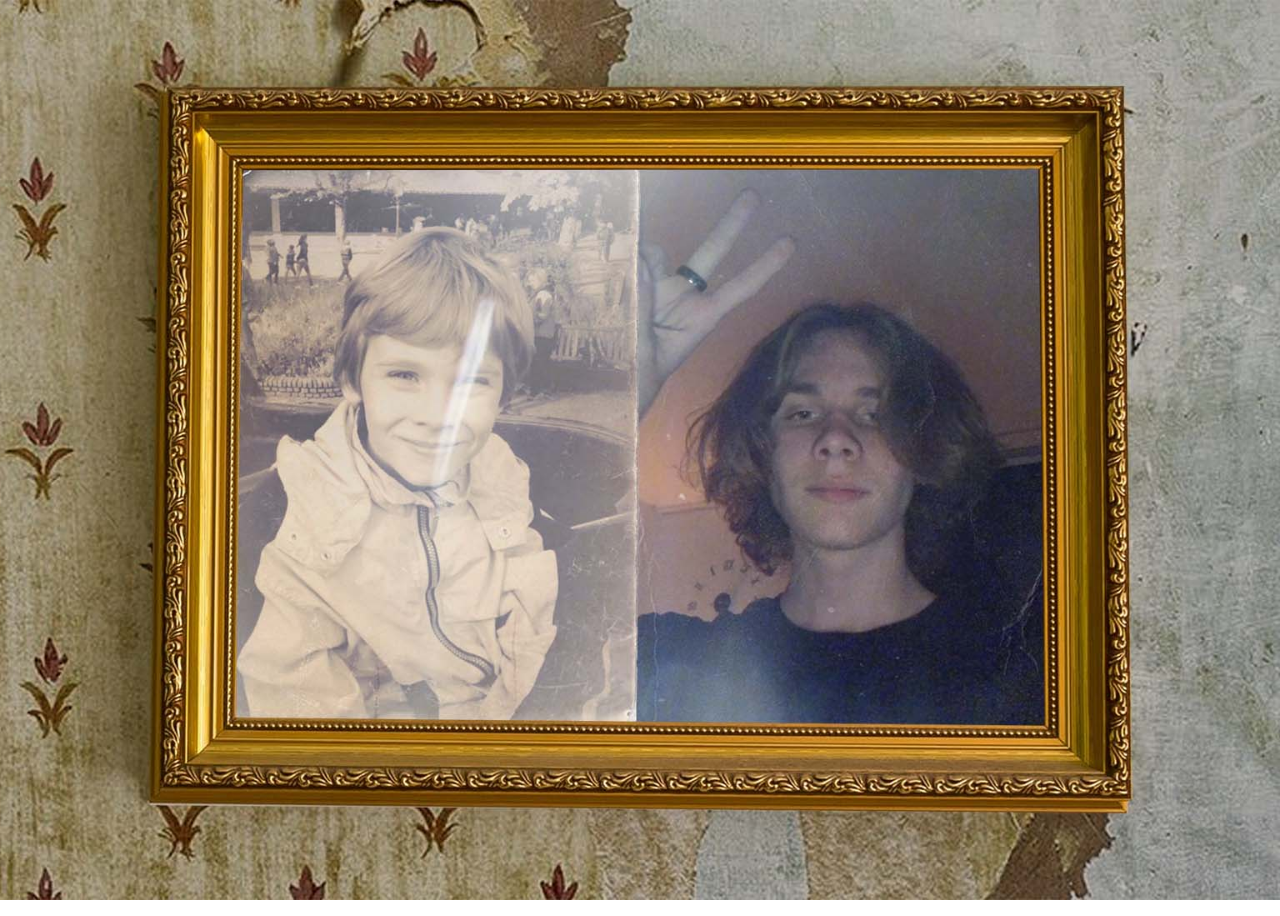
<file: challenge - interactief zelfportret/root/index.html>
<!DOCTYPE html>
<html lang="nl">
    <head>
        <title>Dinand Rijnaars: Vroeger & Nu</title>
        <meta charset="UTF-8">
        <meta name="description" content="Interactief Zelfportret: Hoofdpagina">
        <meta name="keywords" content="interactief zelfportret, zelfportret, interactief, Dinand Rijnaars">
        <meta name="author" content="Dinand Rijnaars">
        <meta name="viewport" content="width=device-width, initial-scale=1.0">
        <link rel="stylesheet" type="text/css" href="css/styles.css">
    </head>
    <body class="hoofdpagina">
        <div class="fullscreen">
            <a href="submenu_vroeger.html" class="vroeger"></a>
            <a href="submenu_nu.html" class="nu"></a>
        </div>
    </body>
</html>
</file>
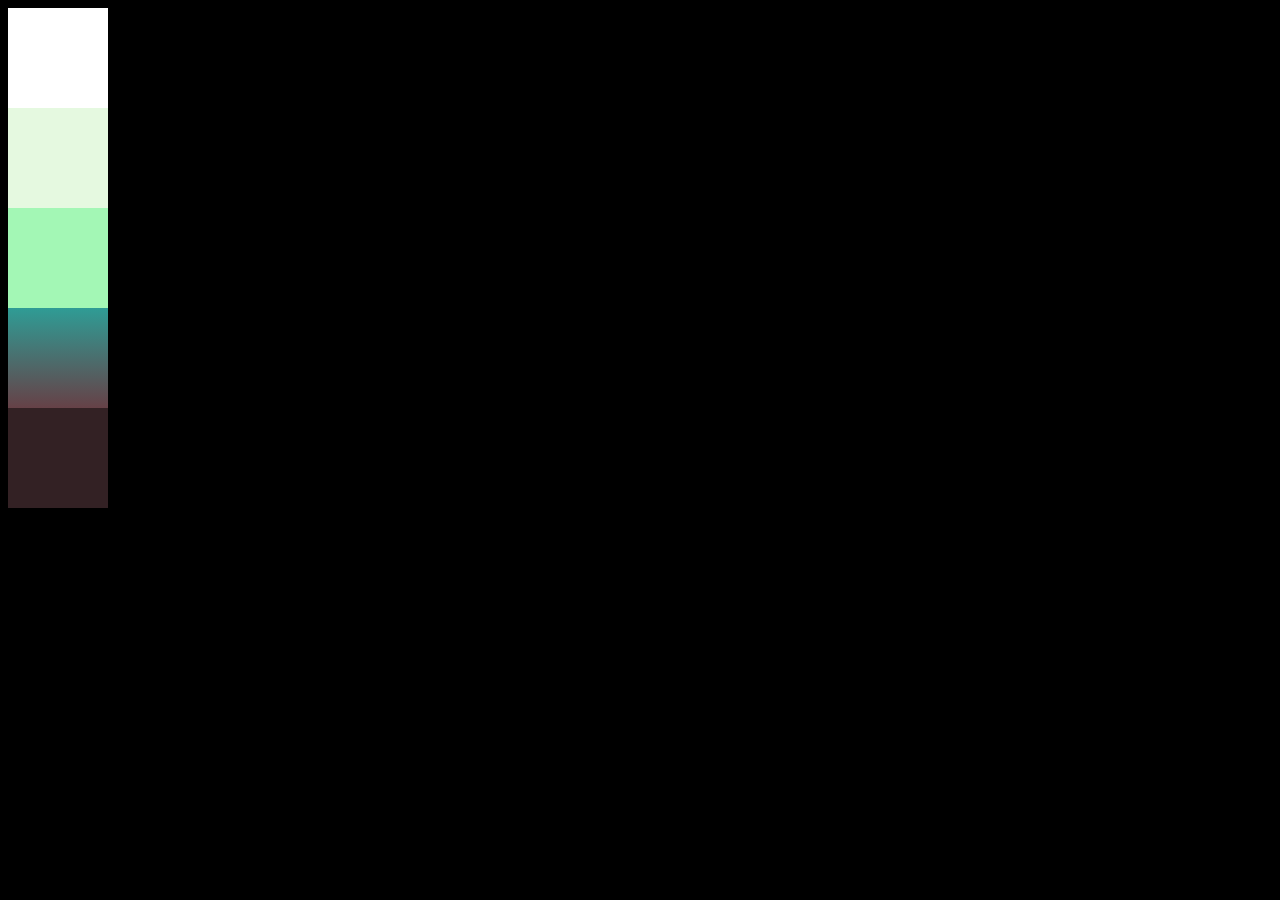
<file: opdracht 4 - webkleuren/root/index.html>
<!DOCTYPE html>
<html lang="nl">
    <head>
        <title>Webkleuren</title>
        <meta charset="UTF-8">
        <meta name="description" content="Webkleuren">
        <meta name="keywords" content="Webcolors, Webkleuren, Colors, Kleuren">
        <meta name="author" content="Dinand Rijnaars">
        <meta name="viewport" content="width=device-width, initial-scale=1.0">
        <link rel="stylesheet" type="text/css" href="css/styles.css">
    </head>
    <body>
        <div class="White"></div>
        <div class="Nyanza"></div>
        <div class="GrannySmithApple"></div>
        <div class="ViridianGreenRoseEbonyGradient"></div>
        <div class="RoseEbony"></div>
    </body>
</html>
</file>
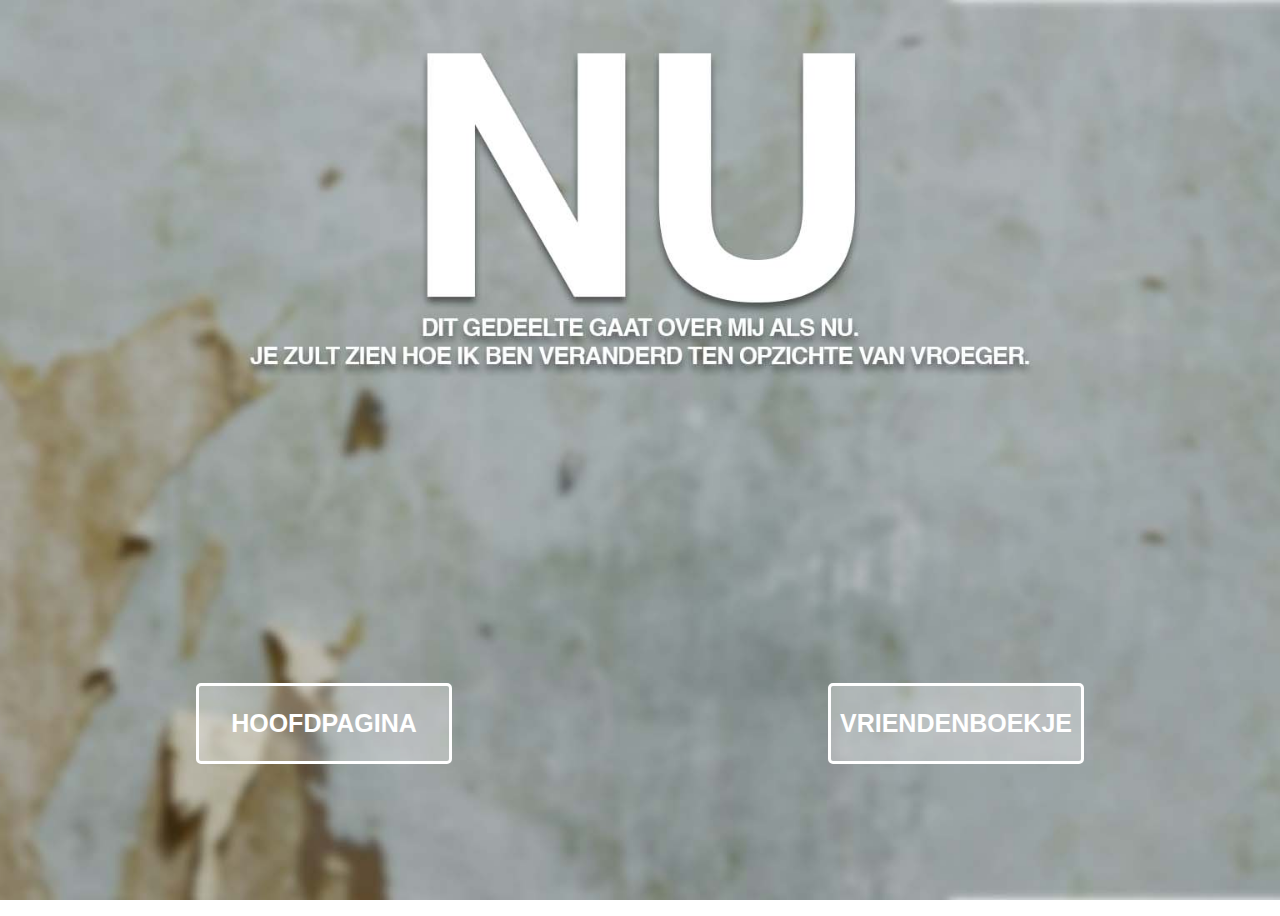
<file: challenge - interactief zelfportret/root/submenu_nu.html>
<!DOCTYPE html>
<html lang="nl">
    <head>
        <title>Dinand Rijnaars: Nu</title>
        <meta charset="UTF-8">
        <meta name="description" content="Interactief Zelfportret: Submenu Nu">
        <meta name="keywords" content="interactief zelfportret, zelfportret, interactief, Dinand Rijnaars">
        <meta name="author" content="Dinand Rijnaars">
        <meta name="viewport" content="width=device-width, initial-scale=1.0">
        <link rel="stylesheet" type="text/css" href="css/styles.css">
    </head>
    <body class="submenu_nu">
        <div class="submenu_nu_fullscreen">
            <div class="submenu_nu_left">
                <a href="index.html" class="hoofdpagina_button">HOOFDPAGINA</a> 
            </div>
            <div class="submenu_nu_right">
                <a href="vriendenboekje_nu.html" class="vriendenboekje_nu_button">VRIENDENBOEKJE</a>
            </div>
        </div>
    </body>
</file>
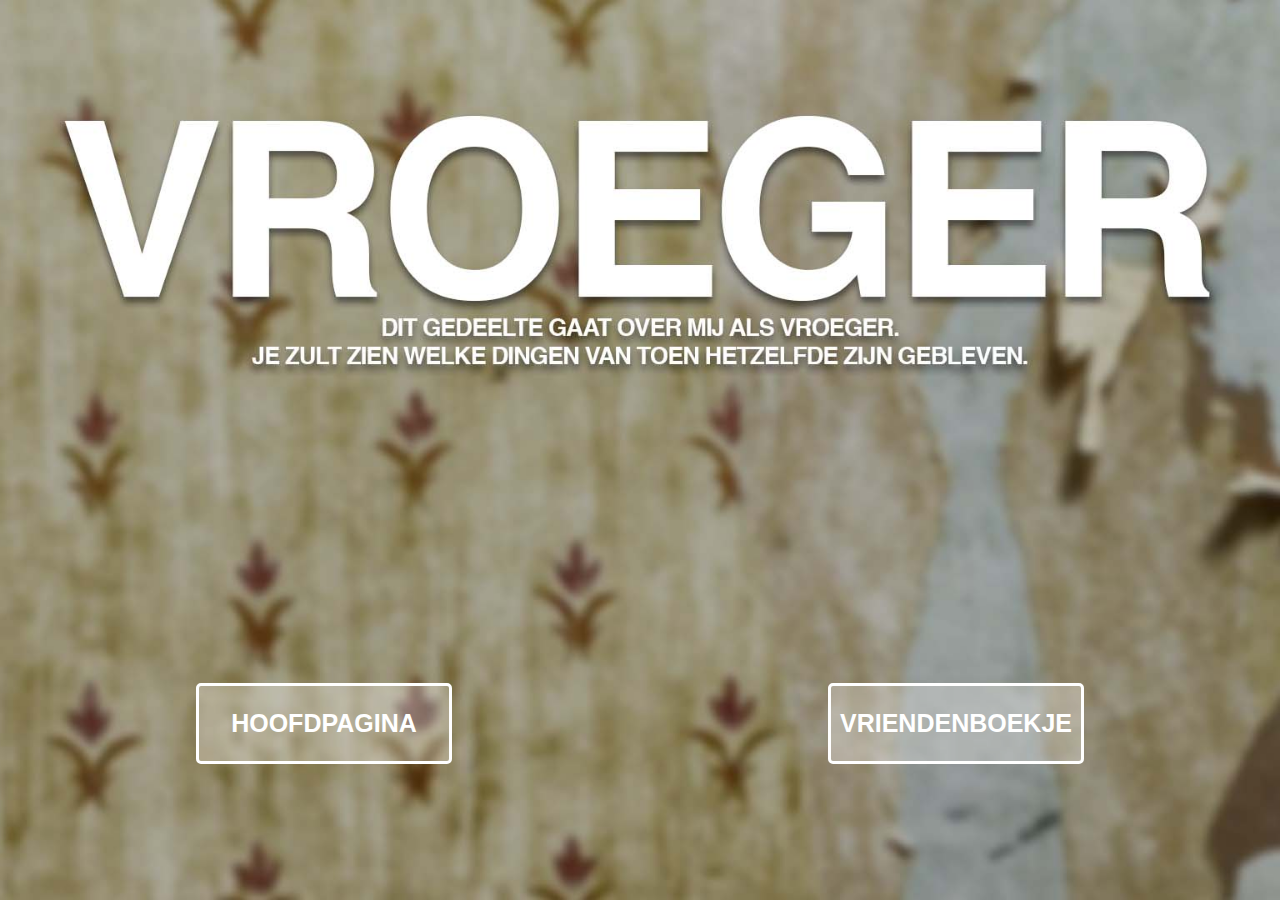
<file: challenge - interactief zelfportret/root/submenu_vroeger.html>
<!DOCTYPE html>
<html lang="nl">
    <head>
        <title>Dinand Rijnaars: Vroeger</title>
        <meta charset="UTF-8">
        <meta name="description" content="Interactief Zelfportret: Submenu Vroeger">
        <meta name="keywords" content="interactief zelfportret, zelfportret, interactief, Dinand Rijnaars">
        <meta name="author" content="Dinand Rijnaars">
        <meta name="viewport" content="width=device-width, initial-scale=1.0">
        <link rel="stylesheet" type="text/css" href="css/styles.css">
    </head>
    <body class="submenu_vroeger">
        <div class="submenu_vroeger_fullscreen">
            <div class="submenu_vroeger_left">
                <a href="index.html" class="hoofdpagina_button">HOOFDPAGINA</a> 
            </div>
            <div class="submenu_vroeger_right">
                <a href="vriendenboekje_vroeger.html" class="vriendenboekje_vroeger_button">VRIENDENBOEKJE</a>
            </div>
        </div>
    </body>
</file>
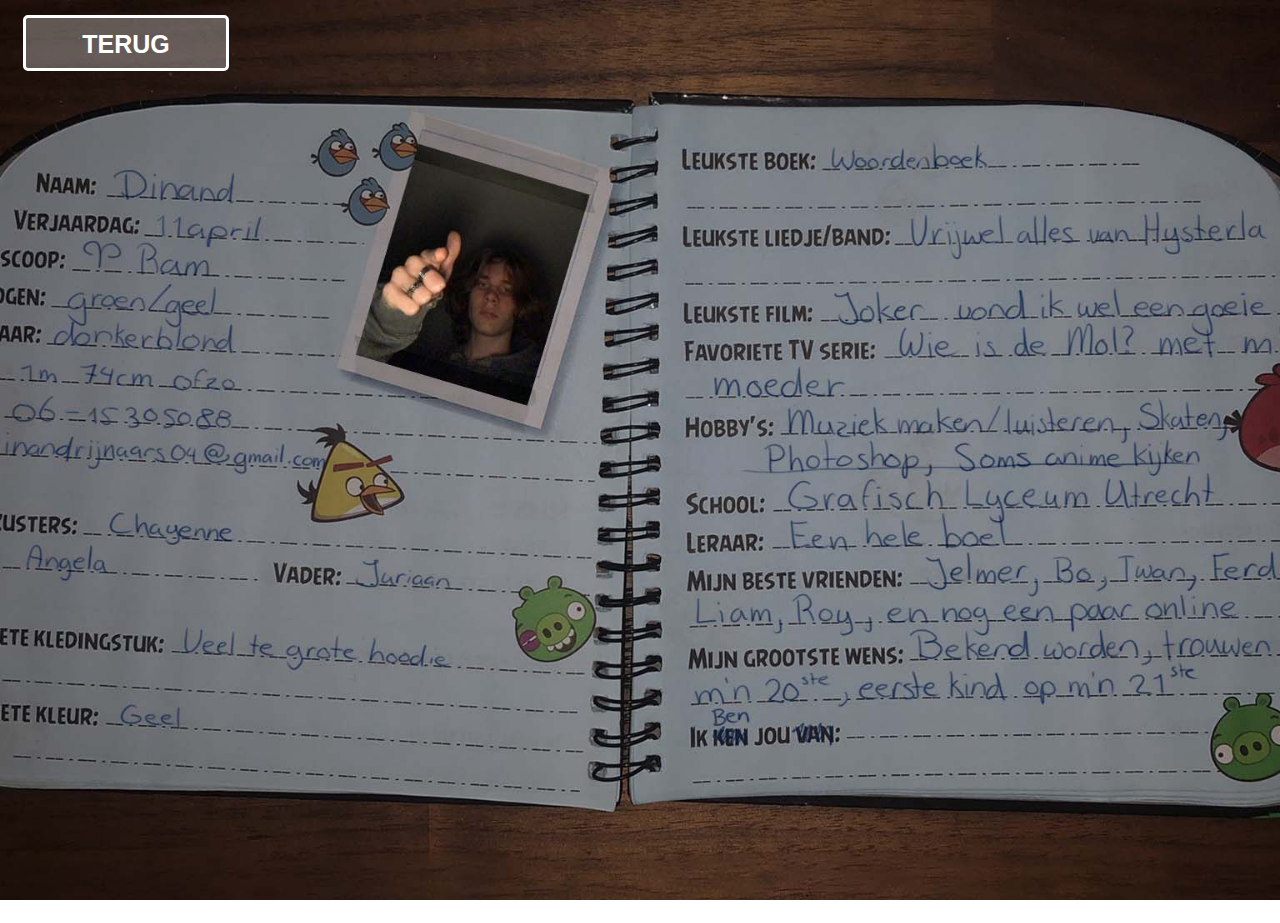
<file: challenge - interactief zelfportret/root/vriendenboekje_nu.html>
<!DOCTYPE html>
<html lang="nl">
    <head>
        <title>Dinand Rijnaars: Vriendenboekje Nu</title>
        <meta charset="UTF-8">
        <meta name="description" content="Interactief Zelfportret: Vriendenboekje Nu">
        <meta name="keywords" content="interactief zelfportret, zelfportret, interactief, Dinand Rijnaars">
        <meta name="author" content="Dinand Rijnaars">
        <meta name="viewport" content="width=device-width, initial-scale=1.0">
        <link rel="stylesheet" type="text/css" href="css/styles.css">
    </head>
    <body class="vriendenboekje_nu">
        <div class="vriendenboekje_fullscreen">
            <a href="submenu_nu.html" class="terug_button">TERUG</a>
        </div>
    </body>
</html>
</file>
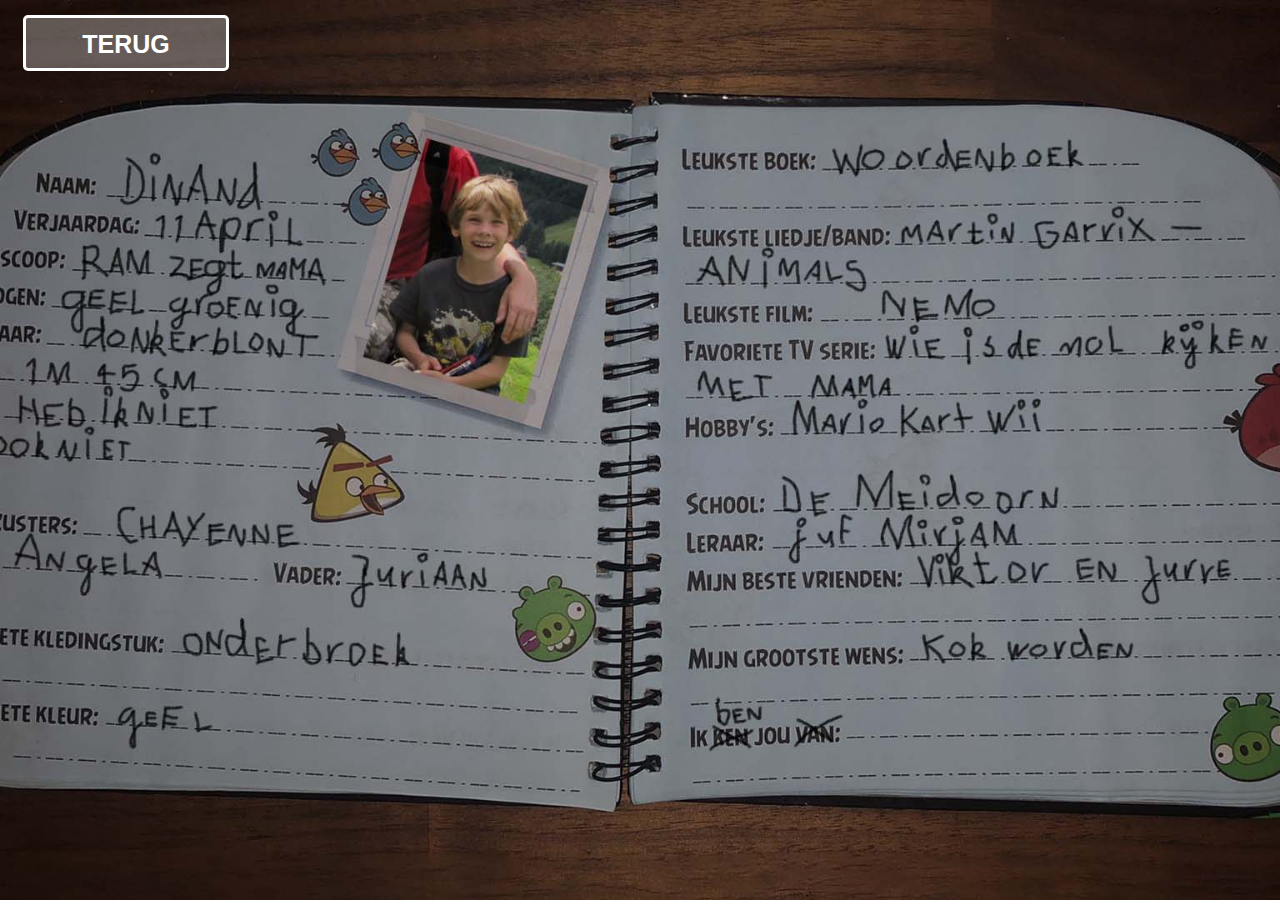
<file: challenge - interactief zelfportret/root/vriendenboekje_vroeger.html>
<!DOCTYPE html>
<html lang="nl">
    <head>
        <title>Dinand Rijnaars: Vriendenboekje Vroeger</title>
        <meta charset="UTF-8">
        <meta name="description" content="Interactief Zelfportret: Vriendenboekje Vroeger">
        <meta name="keywords" content="interactief zelfportret, zelfportret, interactief, Dinand Rijnaars">
        <meta name="author" content="Dinand Rijnaars">
        <meta name="viewport" content="width=device-width, initial-scale=1.0">
        <link rel="stylesheet" type="text/css" href="css/styles.css">
    </head>
    <body class="vriendenboekje_vroeger">
        <div class="vriendenboekje_fullscreen">
            <a href="submenu_vroeger.html" class="terug_button">TERUG</a>
        </div>
    </body>
</html>
</file>
<file: challenge - interactief zelfportret/root/css/styles.css>
/* BACKGROUNDS */

.hoofdpagina {
    background-image: url(../images/hoofdpagina.jpg);
    min-height: 100%;
    background-repeat: no-repeat;
    background-attachment: fixed;
    background-position: center;
    background-size: cover;
}
.submenu_vroeger {
    background-image: url(../images/submenu_vroeger.jpg);
    min-height: 100%;
    background-repeat: no-repeat;
    background-attachment: fixed;
    background-position: center;
    background-size: cover;
}
.submenu_nu {
    background-image: url(../images/submenu_nu.jpg);
    min-height: 100%;
    background-repeat: no-repeat;
    background-attachment: fixed;
    background-position: center;
    background-size: cover;
}
.vriendenboekje_vroeger {
    background-image: url(../images/vriendenboekje_vroeger.jpg);
    min-height: 100%;
    background-repeat: no-repeat;
    background-attachment: fixed;
    background-position: center;
    background-size: cover;
}
.vriendenboekje_nu {
    background-image: url(../images/vriendenboekje_nu.jpg);
    min-height: 100%;
    background-repeat: no-repeat;
    background-attachment: fixed;
    background-position: center;
    background-size: cover;
}

/* HOOFDPAGINA */

.fullscreen {
    width: 100%;
    height: 100vh;
}
.vroeger {
    width: 50%;
    height: 100vh;
    display: block;
    float: left;
    opacity: 0;
    transition: opacity 200ms ease 0s;
}
.vroeger:hover {
    background-color: white;
    opacity: 0.2;
}
.nu {
    width: 50%;
    height: 100vh;
    display: block;
    float: right;
    opacity: 0;
    transition: opacity 200ms ease 0s;
}
.nu:hover {
    background-color: white;
    opacity: 0.2;
}

/* SUBMENU VROEGER */

.submenu_vroeger_fullscreen {
    width: 100%;
    height: 100vh;
}
.submenu_vroeger_left {
    width: 50%;
    height: 100vh;
    float: left;
}
.submenu_vroeger_right {
    width: 50%;
    height: 100vh;
    float: right;
}

/* SUBMENU NU */

.submenu_nu_fullscreen {
    width: 100%;
    height: 100vh;
}
.submenu_nu_left {
    width: 50%;
    height: 100vh;
    float: left;
}
.submenu_nu_right {
    width: 50%;
    height: 100vh;
    float: right;
}

/* SUBMENU BUTTONS */

.hoofdpagina_button {
    position: relative; top: 75%;
    width: 250px;
    height: 75px;
    display: block;
    margin: auto;
    background-color: rgba(255, 255, 255, 0.3);
    border: 3px solid white;
    border-radius: 5px;
    color: white;
    text-align: center;
    line-height: 300%;
    text-decoration: none;
    font-family: Arial, Helvetica, sans-serif;
    font-weight: bold;
    font-size: 25px;
}
.vriendenboekje_vroeger_button {
    position: relative; top: 75%;
    width: 250px;
    height: 75px;
    display: block;
    margin: auto;
    background-color: rgba(255, 255, 255, 0.3);
    border: 3px solid white;
    border-radius: 5px;
    color: white;
    text-align: center;
    line-height: 300%;
    text-decoration: none;
    font-family: Arial, Helvetica, sans-serif;
    font-weight: bold;
    font-size: 25px;
}
.vriendenboekje_nu_button {
    position: relative; top: 75%;
    width: 250px;
    height: 75px;
    display: block;
    margin: auto;
    background-color: rgba(255, 255, 255, 0.3);
    border: 3px solid white;
    border-radius: 5px;
    color: white;
    text-align: center;
    line-height: 300%;
    text-decoration: none;
    font-family: Arial, Helvetica, sans-serif;
    font-weight: bold;
    font-size: 25px;
}

/* VRIENDENBOEKJE */

.vriendenboekje_fullscreen {
    width: 100%;
    height: 100vh;
}
.terug_button {
    position: relative; top: 0%;
    margin-top: 15px;
    margin-left: 15px;
    width: 200px;
    height: 50px;
    display: block;
    background-color: rgba(255, 255, 255, 0.3);
    border: 3px solid white;
    border-radius: 5px;
    color: white;
    text-align: center;
    line-height: 210%;
    text-decoration: none;
    font-family: Arial, Helvetica, sans-serif;
    font-weight: bold;
    font-size: 25px;
}
</file>
<file: opdracht 4 - webkleuren/root/css/styles.css>
body {
    background-color: black;
}
div {
    width: 100px;
    height: 100px;
}
.White {
    background-color: white;
}
.Nyanza {
    background-color: #E5F9E0;
}
.GrannySmithApple {
    background-color: rgb(163, 247, 181);
}
.ViridianGreenRoseEbonyGradient {
    background: linear-gradient(to bottom, #2F9C95 0%, #664147 100%);
}
.RoseEbony {
    background-color: rgba(102, 65, 71, 0.5);
}
</file>
